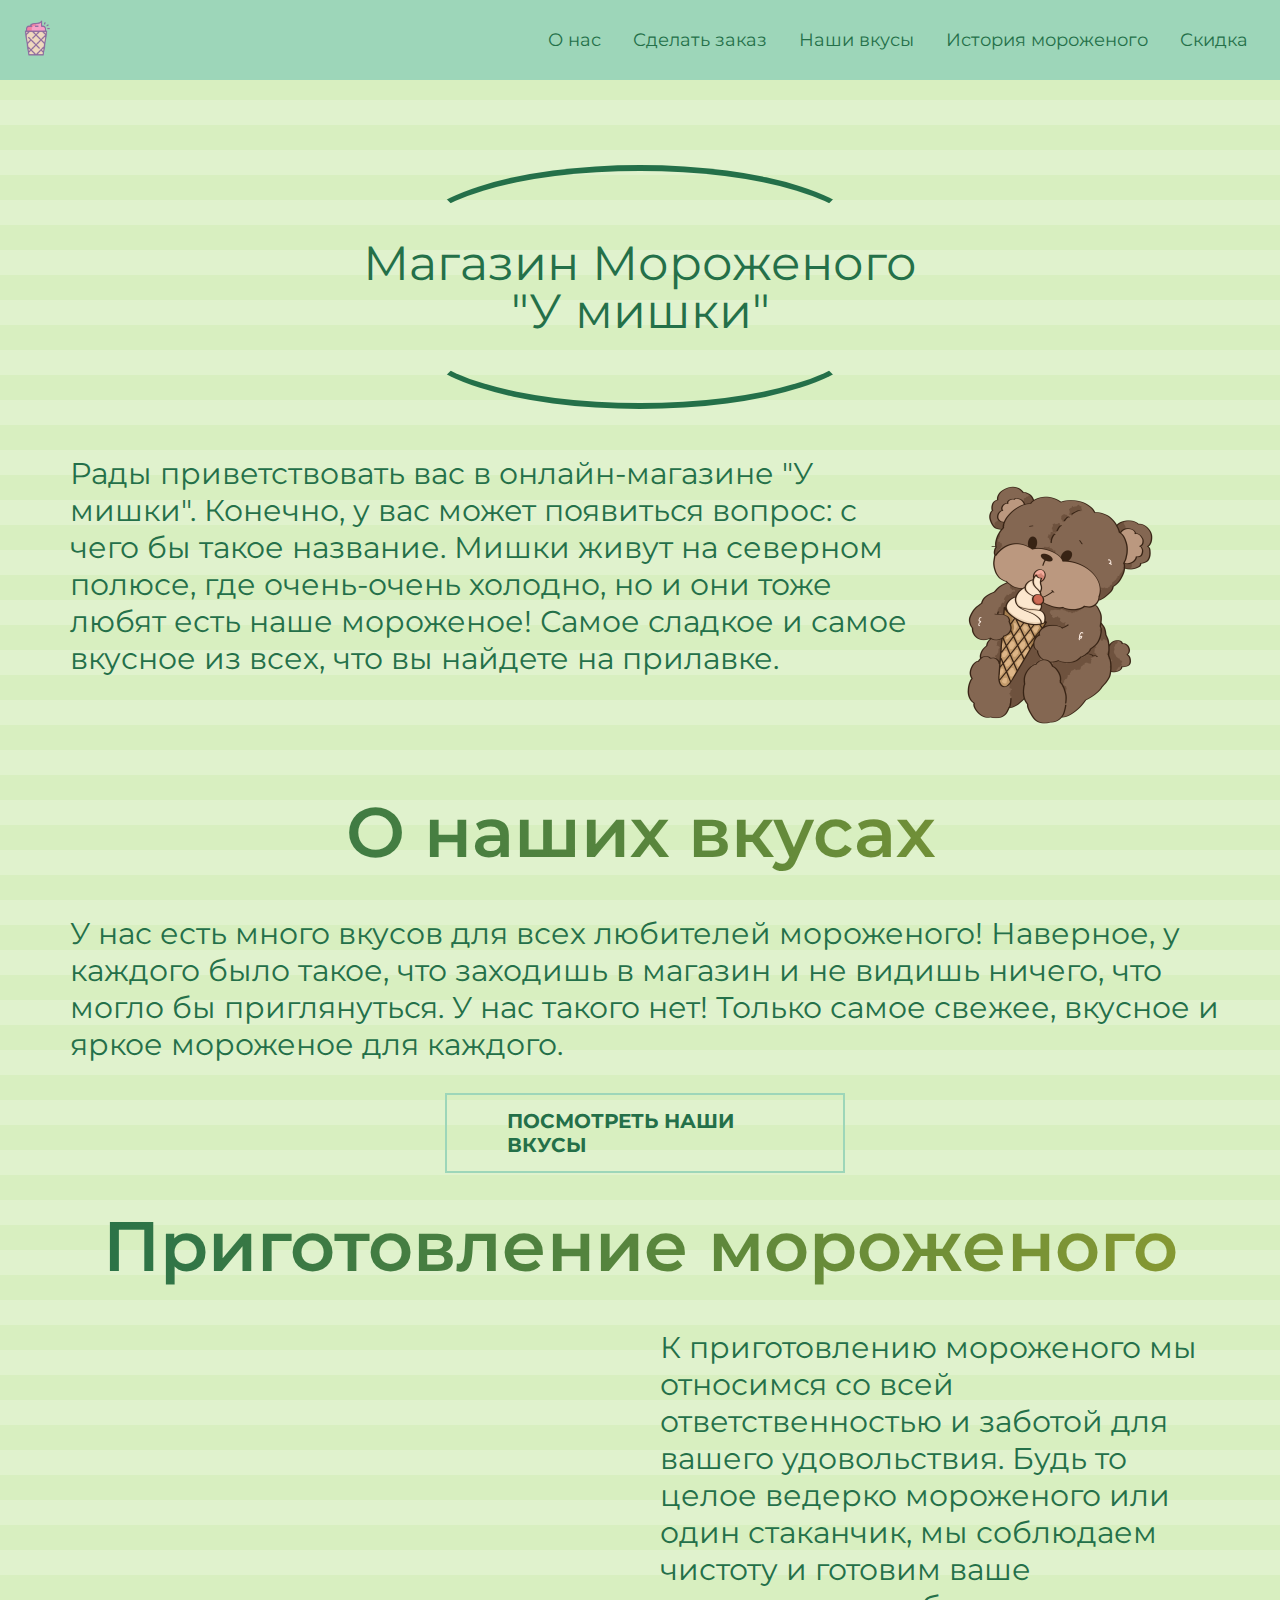
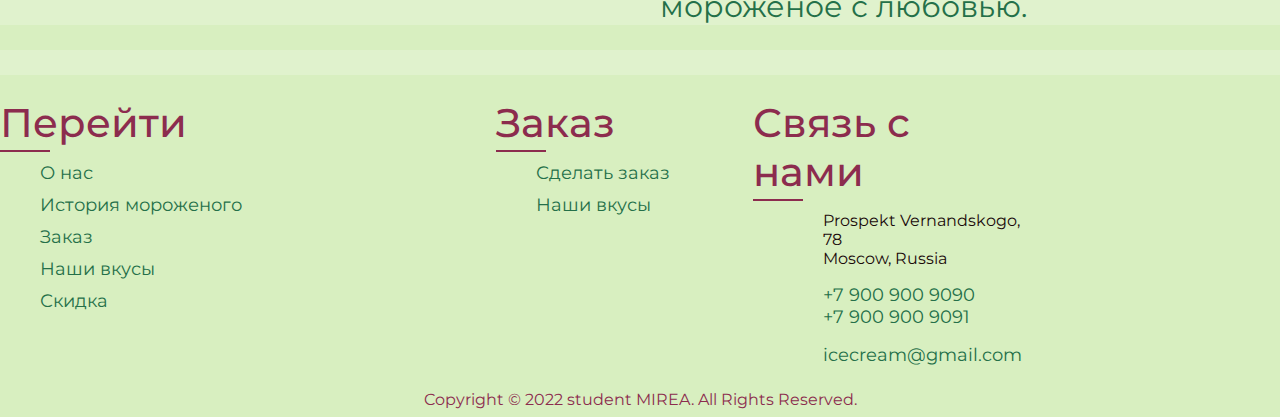
<file: index.html>
<!DOCTYPE html>
<html lang="ru">
<head>
    <meta charset="UTF-8">
    <meta http-equiv="X-UA-Compatible" content="IE=edge">
    <meta name="viewport" content="width=device-width, initial-scale=1.0">
    <title>Наше мороженое</title>
    <link rel="stylesheet" href="main.css" />
    <link href="https://fonts.googleapis.com/css2?family=Montserrat&display=swap" rel="stylesheet">
    <link rel="icon" type="image/png" href="imgs/favicon.png">
</head>
<body>
    <header>
        <!-- -->
        <!--Шапка-->
        <section class="top-nav">
        <div class="wrap-logo">
            <img id="logo" width="160px" src="imgs/favicon.png">
        </div>
        <input id="menu-toggle" type="checkbox" />
        <label class='menu-button-container' for="menu-toggle">
        <div class='menu-button'></div>
      </label>
            <ul class="menu">
            <li><a href="main.html">О нас</a></li>
            <li><a href="order.html">Сделать заказ</a></li>
            <li><a href="tastes.html">Наши вкусы</a></li>
            <li><a href="history.html">История мороженого</a></li>
            <li><a href="game.html">Скидка</a></li>
            </ul>
    </section>

    </header>
    <main>
        <div class="wrap_all">
        <div class="head_h1"> <h1>Магазин Мороженого <br>"У мишки"</h1></div>

        <div class="first_block">
        <div class="text">Рады приветствовать вас в онлайн-магазине "У мишки".
            Конечно, у вас может появиться вопрос: с чего бы такое название. 
            Мишки живут на северном полюсе, где очень-очень холодно, но и они тоже
            любят есть наше мороженое! Самое сладкое и самое вкусное из всех,
            что вы найдете на прилавке.
        </div>
        <div class="first_image"><img src="imgs/bear_icecream.png"></div>
    </div>
    <h2 class="head21">О наших вкусах</h2>
        <div class="second_block">
            <div class="text">У нас есть много вкусов для всех любителей мороженого!
                Наверное, у каждого было такое, что заходишь в магазин и не видишь ничего,
                что могло бы приглянуться. У нас такого нет! Только самое свежее, вкусное 
                и яркое мороженое для каждого.
            </div>
            <div><a href="tastes.html" class="btn1">Посмотреть наши вкусы</a></div>
        </div>
        <h2 class="head21">Приготовление мороженого</h2>
        <div class="third_block">
            <div class="video"><iframe src="https://www.youtube.com/embed/GceBGYTkFwQ" title="YouTube video player" frameborder="0" allow="accelerometer; autoplay; clipboard-write; encrypted-media; gyroscope; picture-in-picture" allowfullscreen></iframe></div>
        <div class="text">К приготовлению мороженого мы относимся со всей ответственностью и заботой
            для вашего удовольствия. Будь то целое ведерко мороженого или один стаканчик,
            мы соблюдаем чистоту и готовим ваше мороженое с любовью.
        </div>
        </div>
</div>
    </main>
</body>
<footer>
    <div class="container">
        
        <div class="sec quicklinks">
            <h2>Перейти</h2>
            <ul>
                <li><a href="main.html">О нас</a></li>
                <li><a href="history.html">История мороженого</a></li>
                <li><a href="order.html">Заказ</a></li>
                <li><a href="tastes.html">Наши вкусы</a></li>
                <li><a href="game.html">Скидка</a></li>
            </ul>
        </div>
        <div class="sec quicklinks">
            <h2>Заказ</h2>
            <ul>
                <li><a href="order.html">Сделать заказ</a></li>
                <li><a href="tastes.html">Наши вкусы</a></li>
            </ul>
        </div>
        <div class="sec contact">
            <h2>Связь с нами</h2>
            <ul class="info">
                <li>
                    <span><i class="fa fa-map-marker" aria-hidden="true"></i></span>
                    <span>Prospekt Vernandskogo, 78<br>
                        Moscow, Russia</span>
                </li>
                <li>
                    <span><i class="fa fa-phone" aria-hidden="true"></i></span>
                    <p><a href="tel:+79009009090">+7 900 900 9090</a><br>
                    <a href="tel:+79009009091">+7 900 900 9091</a></p>
                </li>
                <li>
                    <span><i class="fa fa-envelope" aria-hidden="true"></i></span>
                    <p><a href="mailto:icecream@gmail.com">icecream@gmail.com</a></p>
                </li>
            </ul>
        </div>
    </div>
   
    </footer>
    <div class="copyrightText">
        <p>Copyright © 2022 student MIREA. All Rights Reserved.</p>
    </div>
</html>
</file>
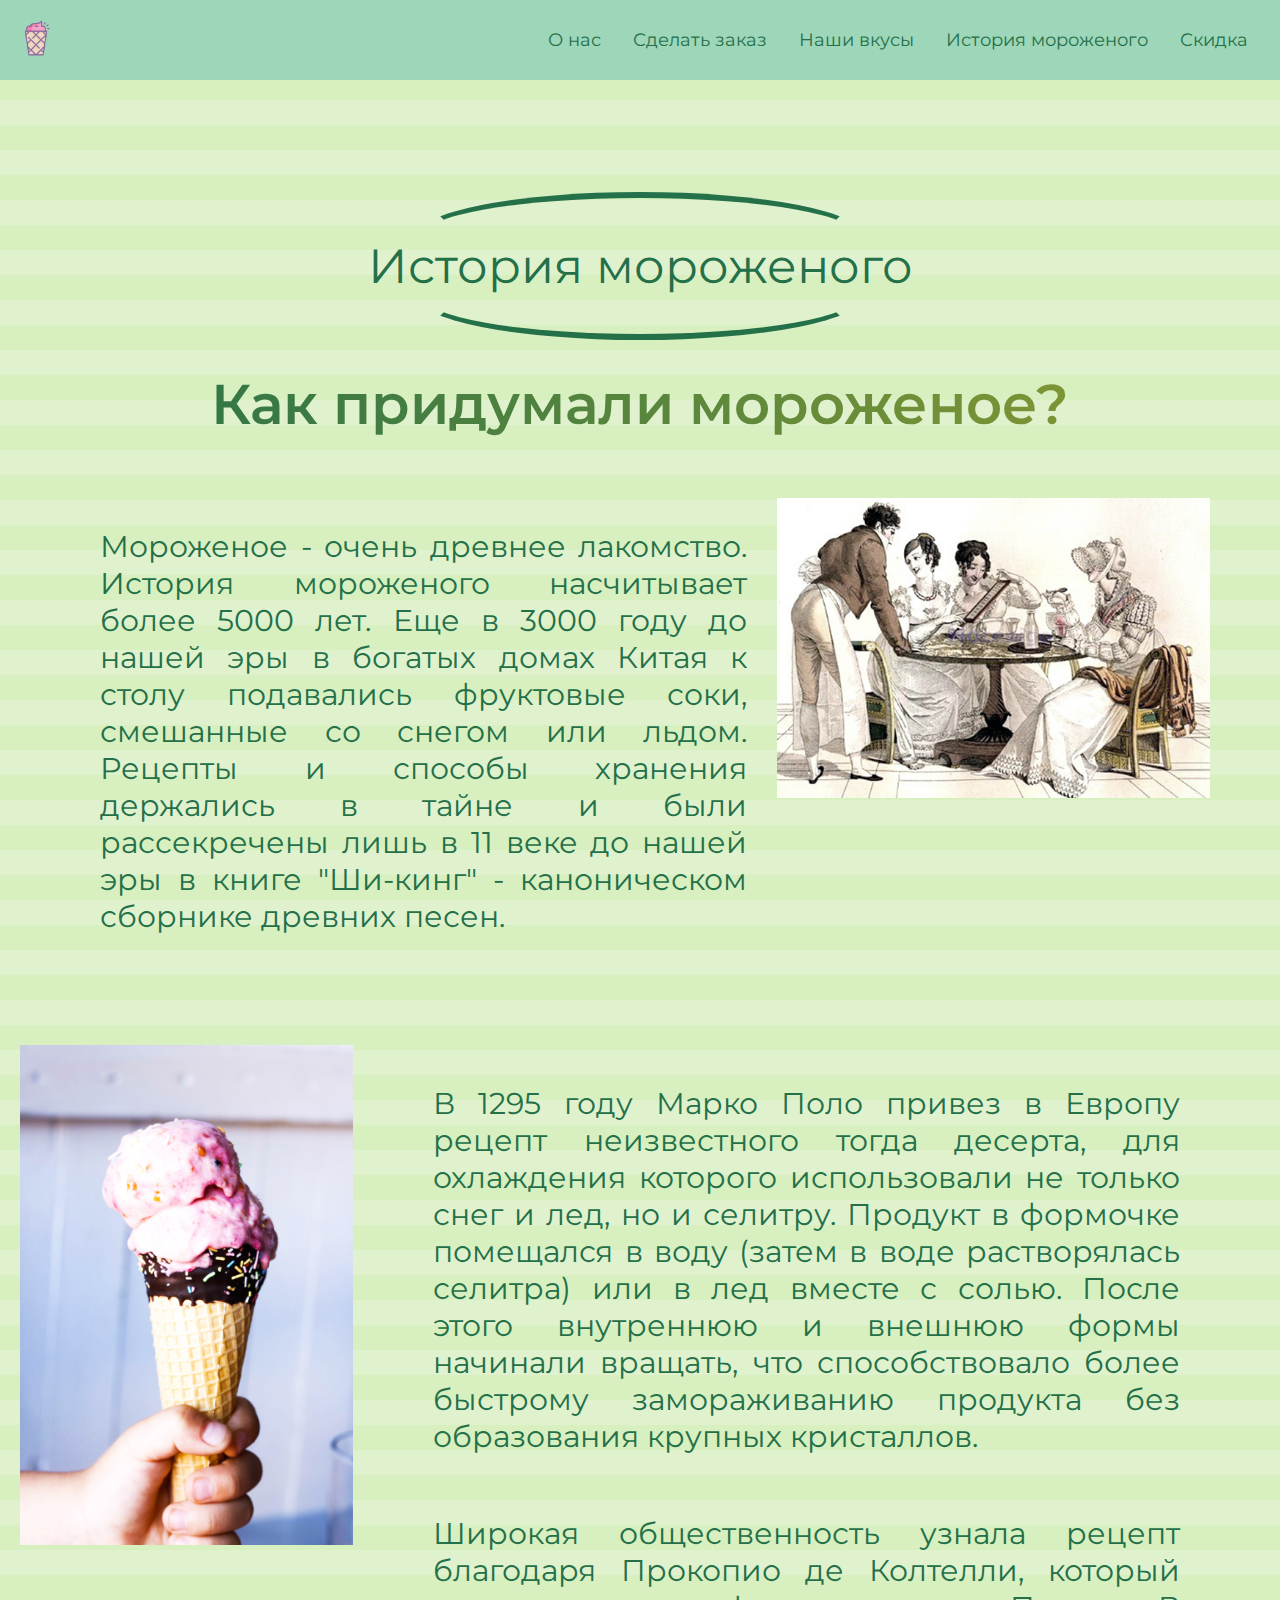
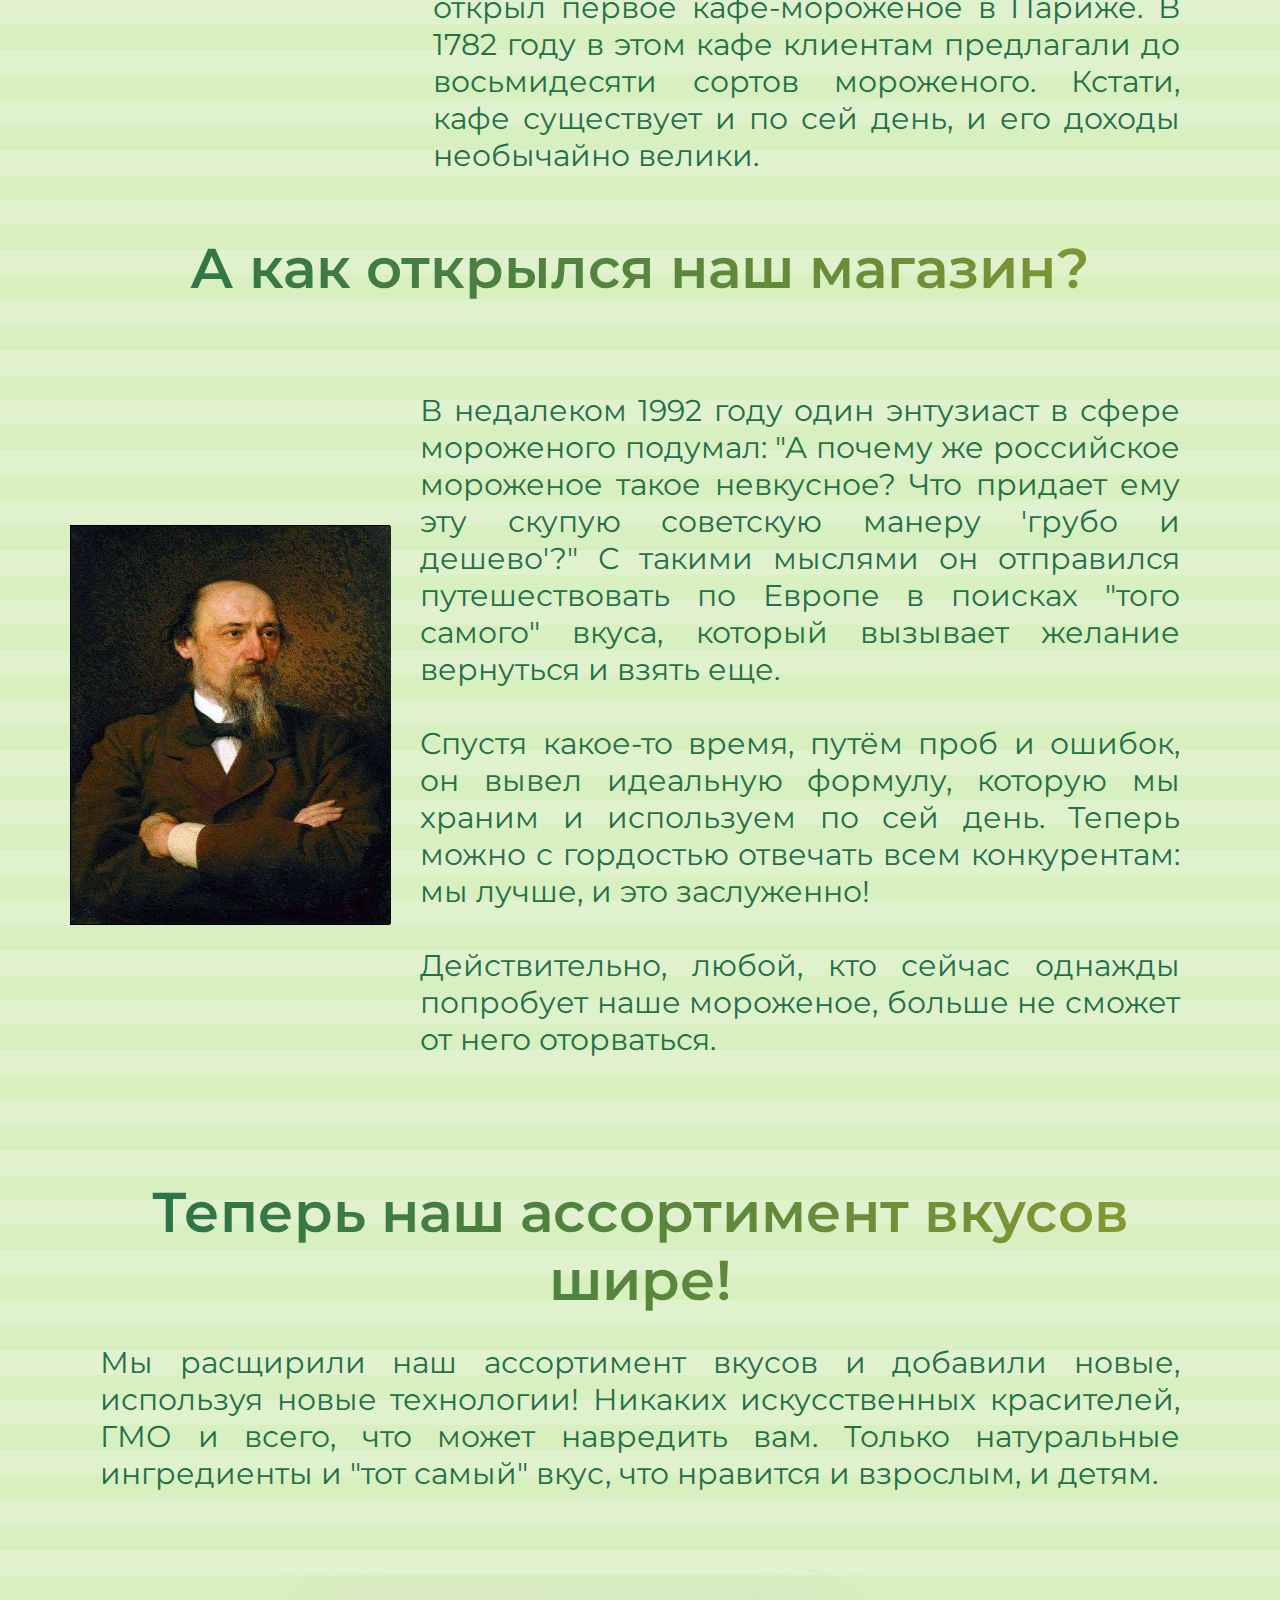
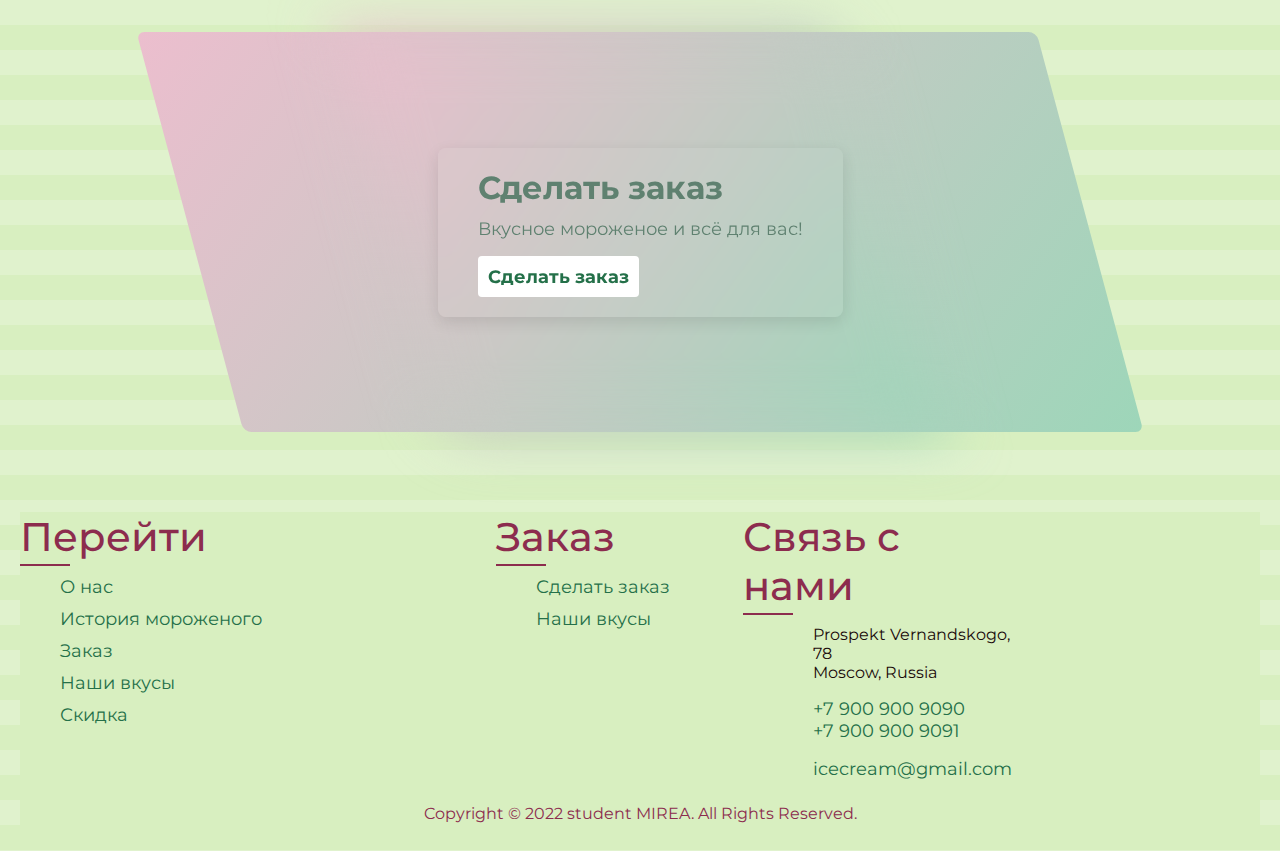
<file: history.html>
<!DOCTYPE html>
<html lang="ru">
<head>
    <meta charset="UTF-8">
    <meta http-equiv="X-UA-Compatible" content="IE=edge">
    <meta name="viewport" content="width=device-width, initial-scale=1.0">
    <title>История мороженого</title>
    <link rel="stylesheet" href="history.css" />
    <link href="https://fonts.googleapis.com/css2?family=Montserrat&display=swap" rel="stylesheet">
    <link rel="icon" type="image/png" href="imgs/favicon.png">
</head>
<body>
    <header>
        <!-- -->
        <!--Шапка-->
        <section class="top-nav">
        <div class="wrap-logo">
            <img id="logo" width="160px" src="imgs/favicon.png">
        </div>
        <input id="menu-toggle" type="checkbox" />
        <label class='menu-button-container' for="menu-toggle">
        <div class='menu-button'></div>
      </label>
            <ul class="menu">
            <li><a href="main.html">О нас</a></li>
            <li><a href="order.html">Сделать заказ</a></li>
            <li><a href="tastes.html">Наши вкусы</a></li>
            <li><a href="history.html">История мороженого</a></li>
            <li><a href="game.html">Скидка</a></li>
            </ul>
    </section>

    </header>
    <div class="head_h1"><h1>История мороженого</h1></div>
    <div class="wrap_all">
    <div class="head_h2">Как придумали мороженое?</div>
    <div class="first_section">
        <div class="text">Мороженое - очень древнее лакомство. История мороженого насчитывает более 5000 лет. Еще в 3000 году до нашей эры 
            в богатых домах Китая к столу подавались фруктовые соки, смешанные со снегом 
            или льдом. Рецепты и способы хранения держались в тайне и были рассекречены лишь 
            в 11 веке до нашей эры в книге "Ши-кинг" - каноническом сборнике древних песен.</div>
            <div class="image"><img src="imgs/icecream_history.jpg"></div>
    </div>
    <div class="secwithimage">
        <img src="imgs/11.jpg">
    <div class="second_section">
    <div class="text">В 1295 году Марко Поло привез в Европу рецепт неизвестного тогда десерта, для охлаждения которого 
        использовали не только снег и лед, но и селитру. Продукт в формочке помещался в воду (затем в воде растворялась селитра) 
        или в лед вместе с солью. После этого внутреннюю и внешнюю формы начинали вращать, что способствовало более быстрому замораживанию 
        продукта без образования крупных кристаллов.</div>
    
    <div class="text">Широкая общественность узнала рецепт благодаря Прокопио де Колтелли, который открыл первое кафе-мороженое в Париже. 
        В 1782 году в этом кафе клиентам предлагали до восьмидесяти сортов мороженого. Кстати, кафе существует и по сей день, и его доходы 
        необычайно велики.</div>
    </div>
    
</div>
<div class="head_h2">А как открылся наш магазин?</div>
<div class="third_section">
    <div class="card">
        
          <img src="imgs/maker.jpg" class="card-img-top" alt="...">
          <div class="card-body">
            <h5 class="card-title">Хозяин "У мишки", Сергей Воробьев</h5>
          </div>
        
      </div>
<div class="text">В недалеком 1992 году один энтузиаст в сфере мороженого подумал:
    "А почему же российское мороженое такое невкусное? Что придает ему эту скупую 
    советскую манеру 'грубо и дешево'?" С такими мыслями он отправился путешествовать
    по Европе в поисках "того самого" вкуса, который вызывает желание вернуться и 
    взять еще. 
    <br><br>
    Спустя какое-то время, путём проб и ошибок, он вывел идеальную формулу, которую
    мы храним и используем по сей день. Теперь можно с гордостью отвечать всем 
    конкурентам: мы лучше, и это заслуженно!
    <br><br>
    Действительно, любой, кто сейчас однажды попробует наше мороженое, больше 
    не сможет от него оторваться.
</div>
</div>
<div class="fourth_section">
<div class="head_h2">Теперь наш ассортимент вкусов шире!</div>
<div class="text"> Мы расщирили наш ассортимент вкусов и добавили новые, 
    используя новые технологии! Никаких искусственных красителей, ГМО и всего, что 
    может навредить вам. Только натуральные ингредиенты и "тот самый" вкус, что
     нравится и взрослым, и детям.
</div>
</div>
<div class="container_button">
    <div class="box">
      <span></span>
      <div class="content">
        <h2>Сделать заказ</h2>
        <p>Вкусное мороженое и всё для вас!</p>
        <a href="order.html">Сделать заказ</a>
      </div>
    </div>
    </div>
    
    </body>
    <footer>
        <div class="container">
            
            <div class="sec quicklinks">
                <h2>Перейти</h2>
                <ul>
                    <li><a href="main.html">О нас</a></li>
                    <li><a href="history.html">История мороженого</a></li>
                    <li><a href="order.html">Заказ</a></li>
                    <li><a href="tastes.html">Наши вкусы</a></li>
                    <li><a href="game.html">Скидка</a></li>
                </ul>
            </div>
            <div class="sec quicklinks">
                <h2>Заказ</h2>
                <ul>
                    <li><a href="order.html">Сделать заказ</a></li>
                    <li><a href="tastes.html">Наши вкусы</a></li>
                </ul>
            </div>
            <div class="sec contact">
                <h2>Связь с нами</h2>
                <ul class="info">
                    <li>
                        <span><i class="fa fa-map-marker" aria-hidden="true"></i></span>
                        <span>Prospekt Vernandskogo, 78<br>
                            Moscow, Russia</span>
                    </li>
                    <li>
                        <span><i class="fa fa-phone" aria-hidden="true"></i></span>
                        <p><a href="tel:+79009009090">+7 900 900 9090</a><br>
                        <a href="tel:+79009009091">+7 900 900 9091</a></p>
                    </li>
                    <li>
                        <span><i class="fa fa-envelope" aria-hidden="true"></i></span>
                        <p><a href="mailto:icecream@gmail.com">icecream@gmail.com</a></p>
                    </li>
                </ul>
            </div>
        </div>
       
        </footer>
        <div class="copyrightText">
            <p>Copyright © 2022 student MIREA. All Rights Reserved.</p>
        </div>
    </html>
</file>
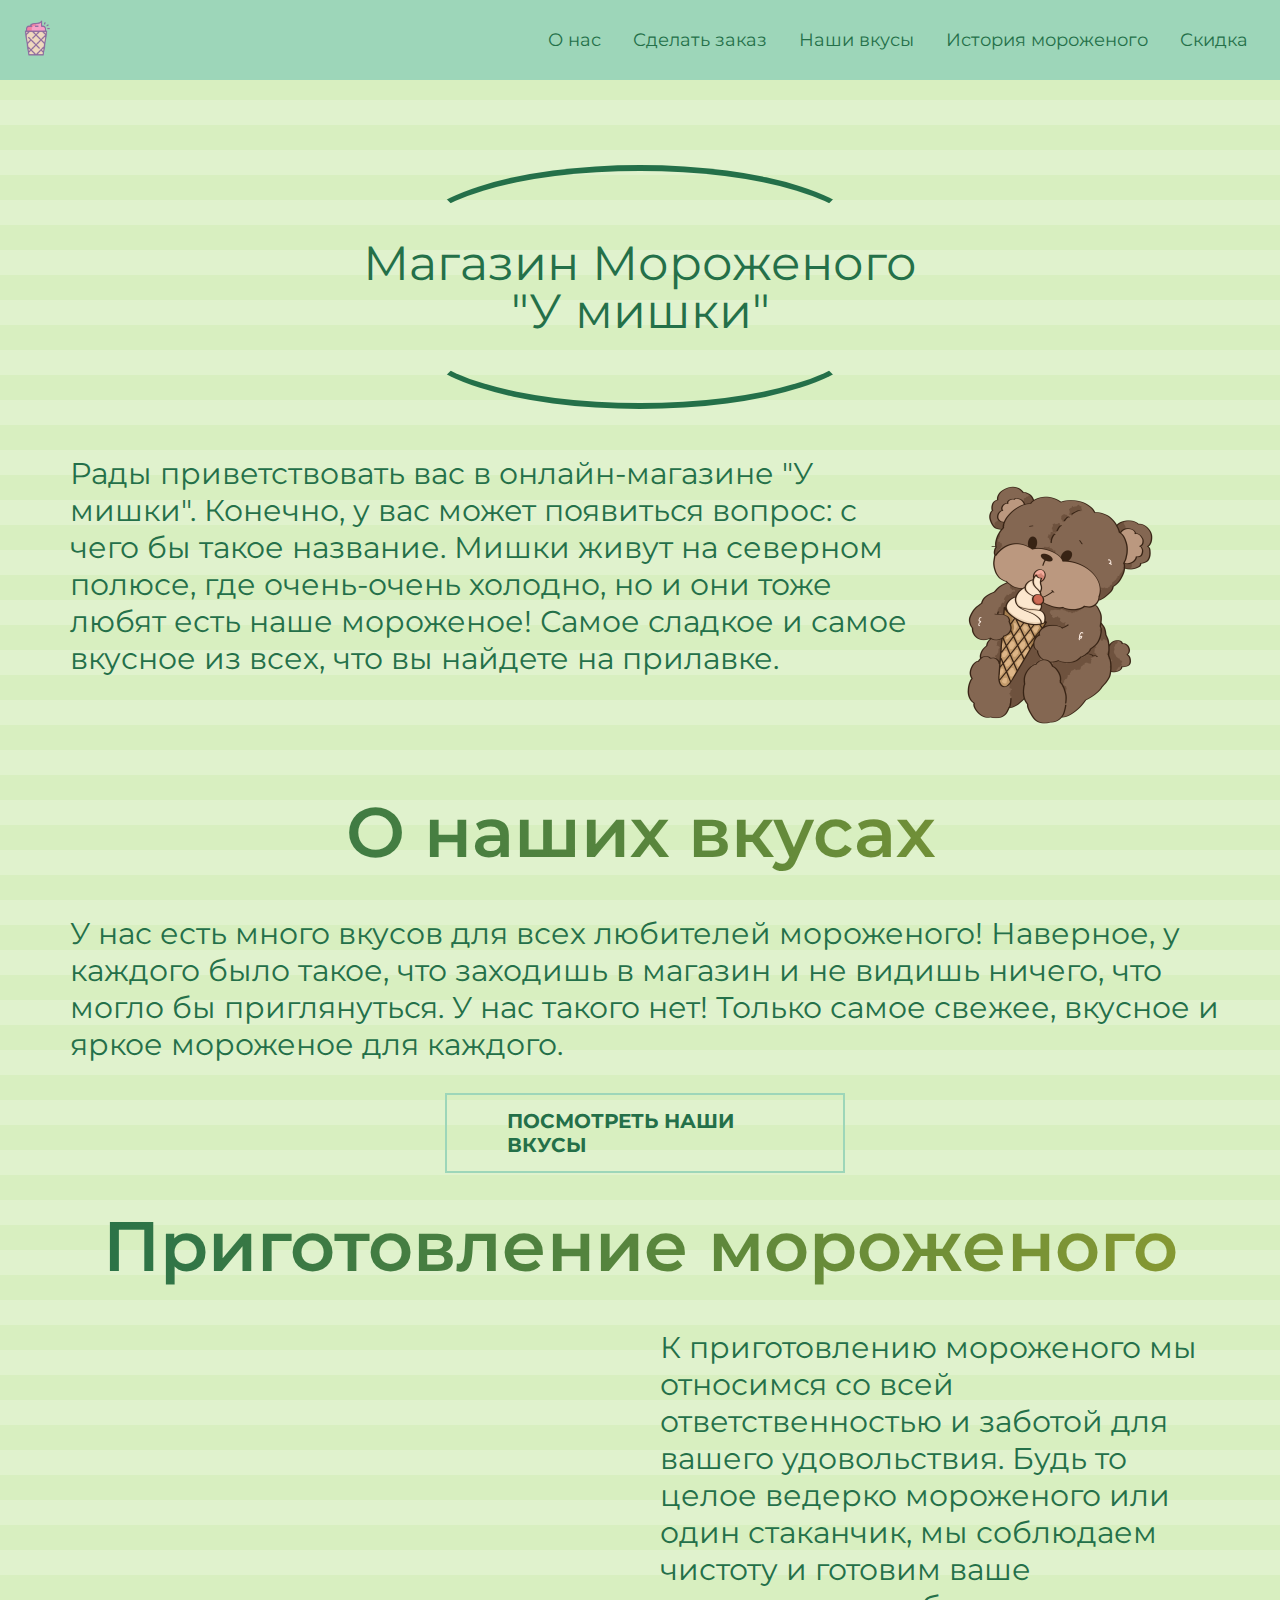
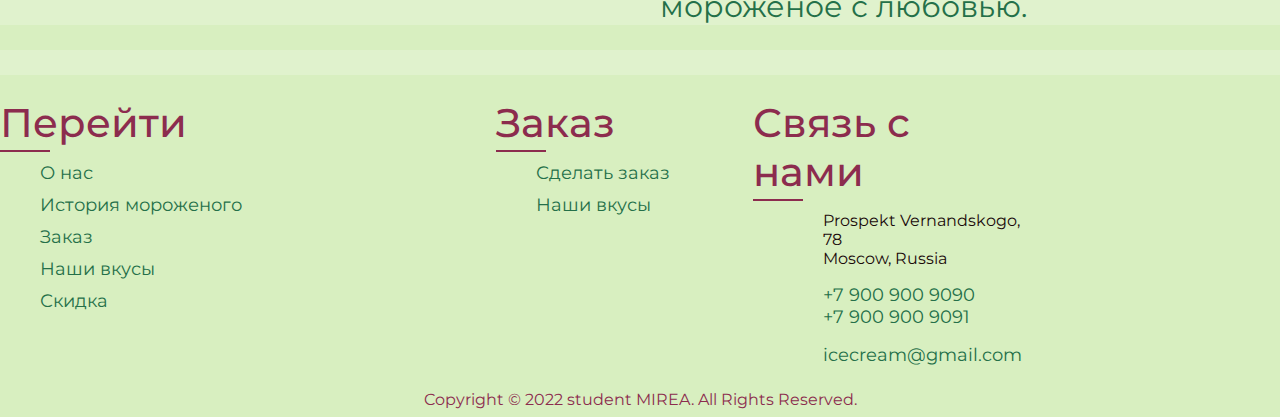
<file: main.html>
<!DOCTYPE html>
<html lang="ru">
<head>
    <meta charset="UTF-8">
    <meta http-equiv="X-UA-Compatible" content="IE=edge">
    <meta name="viewport" content="width=device-width, initial-scale=1.0">
    <title>Наше мороженое</title>
    <link rel="stylesheet" href="main.css" />
    <link href="https://fonts.googleapis.com/css2?family=Montserrat&display=swap" rel="stylesheet">
    <link rel="icon" type="image/png" href="imgs/favicon.png">
</head>
<body>
    <header>
        <!-- -->
        <!--Шапка-->
        <section class="top-nav">
        <div class="wrap-logo">
            <img id="logo" width="160px" src="imgs/favicon.png">
        </div>
        <input id="menu-toggle" type="checkbox" />
        <label class='menu-button-container' for="menu-toggle">
        <div class='menu-button'></div>
      </label>
            <ul class="menu">
            <li><a href="main.html">О нас</a></li>
            <li><a href="order.html">Сделать заказ</a></li>
            <li><a href="tastes.html">Наши вкусы</a></li>
            <li><a href="history.html">История мороженого</a></li>
            <li><a href="game.html">Скидка</a></li>
            </ul>
    </section>

    </header>
    <main>
        <div class="wrap_all">
        <div class="head_h1"> <h1>Магазин Мороженого <br>"У мишки"</h1></div>

        <div class="first_block">
        <div class="text">Рады приветствовать вас в онлайн-магазине "У мишки".
            Конечно, у вас может появиться вопрос: с чего бы такое название. 
            Мишки живут на северном полюсе, где очень-очень холодно, но и они тоже
            любят есть наше мороженое! Самое сладкое и самое вкусное из всех,
            что вы найдете на прилавке.
        </div>
        <div class="first_image"><img src="imgs/bear_icecream.png"></div>
    </div>
    <h2 class="head21">О наших вкусах</h2>
        <div class="second_block">
            <div class="text">У нас есть много вкусов для всех любителей мороженого!
                Наверное, у каждого было такое, что заходишь в магазин и не видишь ничего,
                что могло бы приглянуться. У нас такого нет! Только самое свежее, вкусное 
                и яркое мороженое для каждого.
            </div>
            <div class="button"><a href="tastes.html" class="btn1">Посмотреть наши вкусы</a></div>
        </div>
        <h2 class="head21">Приготовление мороженого</h2>
        <div class="third_block">
            <div class="video"><iframe src="https://www.youtube.com/embed/GceBGYTkFwQ" title="YouTube video player" frameborder="0" allow="accelerometer; autoplay; clipboard-write; encrypted-media; gyroscope; picture-in-picture" allowfullscreen></iframe></div>
        <div class="text">К приготовлению мороженого мы относимся со всей ответственностью и заботой
            для вашего удовольствия. Будь то целое ведерко мороженого или один стаканчик,
            мы соблюдаем чистоту и готовим ваше мороженое с любовью.
        </div>
        </div>
</div>
    </main>
</body>
<footer>
    <div class="container">
        
        <div class="sec quicklinks">
            <h2>Перейти</h2>
            <ul>
                <li><a href="main.html">О нас</a></li>
                <li><a href="history.html">История мороженого</a></li>
                <li><a href="order.html">Заказ</a></li>
                <li><a href="tastes.html">Наши вкусы</a></li>
                <li><a href="game.html">Скидка</a></li>
            </ul>
        </div>
        <div class="sec quicklinks">
            <h2>Заказ</h2>
            <ul>
                <li><a href="order.html">Сделать заказ</a></li>
                <li><a href="tastes.html">Наши вкусы</a></li>
            </ul>
        </div>
        <div class="sec contact">
            <h2>Связь с нами</h2>
            <ul class="info">
                <li>
                    <span><i class="fa fa-map-marker" aria-hidden="true"></i></span>
                    <span>Prospekt Vernandskogo, 78<br>
                        Moscow, Russia</span>
                </li>
                <li>
                    <span><i class="fa fa-phone" aria-hidden="true"></i></span>
                    <p><a href="tel:+79009009090">+7 900 900 9090</a><br>
                    <a href="tel:+79009009091">+7 900 900 9091</a></p>
                </li>
                <li>
                    <span><i class="fa fa-envelope" aria-hidden="true"></i></span>
                    <p><a href="mailto:icecream@gmail.com">icecream@gmail.com</a></p>
                </li>
            </ul>
        </div>
    </div>
   
    </footer>
    <div class="copyrightText">
        <p>Copyright © 2022 student MIREA. All Rights Reserved.</p>
    </div>
</html>
</file>
<file: main.css>
/*общие свойства*/
* {
  box-sizing: border-box;
  margin: 0;
  font-family: 'Montserrat';
  background-size: 50px 50px;
}
/*лого в хэдере*/
header img{
    height: 40px;
    width: 40px;
}
/* свойства для общей части хэдера*/
.top-nav {
  display: flex;
  flex-direction: row;
  align-items: center;
  justify-content: space-between;
  background-color: #9DD6B9;
  /* W3C, IE 10+/ Edge, Firefox 16+, Chrome 26+, Opera 12+, Safari 7+ */
  color: #FFF;
  height: 80px;
  padding: 1em;
}
/*свойства для списка хэдера*/
.menu {
  display: flex;
  flex-direction: row;
  list-style-type: none;
  margin: 0;
  padding: 0;
}
/*элементы списка*/
.menu > li {
  margin: 0 1rem;
  overflow: hidden;
}
/*настройки для кнопки бургера при горизонтальном формате*/
.menu-button-container {
  display: none;
  height: 100%;
  width: 30px;
  cursor: pointer;
  flex-direction: column;
  justify-content: center;
  align-items: center;
  visibility: hidden;
}

#menu-toggle {
  display: none;
}
/*три черточки бургера*/
.menu-button,
.menu-button::before,
.menu-button::after {
  display: block;
  background-color: #fff;
  position: absolute;
  height: 4px;
  width: 30px;
  transition: transform 400ms cubic-bezier(0.23, 1, 0.32, 1);
  border-radius: 2px;
}

.menu-button::before {
  content: '';
  margin-top: -8px;
}

.menu-button::after {
  content: '';
  margin-top: 8px;
}
/*анимация бургера*/
#menu-toggle:checked + .menu-button-container .menu-button::before {
  margin-top: 0px;
  transform: rotate(405deg);
}

#menu-toggle:checked + .menu-button-container .menu-button {
  background: #9DD6B9;
}

/*анимация убирания бургера*/
#menu-toggle:checked + .menu-button-container .menu-button::after {
  margin-top: 0px;
  transform: rotate(-405deg);
}
a{text-decoration : none;
  color: #247049;
  font-size: large;}

/*для портретного отображения*/
@media screen and (max-width:600px){
  /*появляется кнопка*/
  .menu-button-container {
      display: flex;
      visibility: visible;
    }
    /*меняется позиция меню*/
    .menu {
      position: absolute;
      top: 0;
      margin-top: 60px;
      left: 0;
      flex-direction: column;
      width: 100%;
      justify-content: center;
      align-items: center;
      z-index: 1;
    }
    /*выдвигается список*/
    #menu-toggle ~ .menu li {
      height: 0;
      margin: 0;
      padding: 0;
      border: 0;
      transition: height 400ms cubic-bezier(0.23, 1, 0.32, 1);
    }
    #menu-toggle:checked ~ .menu li {
      border: 1px solid #9DD6B9;
      height: 2.5em;
      padding: 0.5em;
      transition: height 400ms cubic-bezier(0.23, 1, 0.32, 1);
    }
    .menu > li {
      display: flex;
      justify-content: center;
      margin: 0;
      padding: 0.5em 0;
      width: 100%;
      color: #D8EFC0;
      background-color: #D8EFC0;
    }
    .menu > li:not(:last-child) {
      border-bottom: 1px solid #9DD6B9;
    }
    a{
      color: #247049;
    }
  
}
body{
  margin-top: 0;
  background-color: #D8EFC0;
  background-image: -webkit-linear-gradient(rgba(255, 255, 255, .2) 50%, transparent 50%, transparent);
  background-image: -moz-linear-gradient(rgba(255, 255, 255, .2) 50%, transparent 50%, transparent);
  background-image: linear-gradient(rgba(255, 255, 255, .2) 50%, transparent 50%, transparent);

}
.wrap_all{
  margin: 20px;
  }

.head_h1{
  padding: 50px 20px;
  text-align: center;
  margin: auto;
  margin-top: 8%;
}
.head_h1 h1{
  position: relative;
  color: #247049;
  font-size: 3em;
  font-weight: normal;
  line-height: 1;
  padding: 10px 0;
  margin: 0;
  display: inline-block;
}
.head_h1 h1:before {
  content: ""; 
  position: absolute;
  top: 50%;
  left: 50%;
  transform: translate(-50%,-50%);
  width: 80%;
  height: 200%;
  border-radius: 50%/30%;
  border: 6px solid #247049;
  border-left-color: transparent;
  border-right-color: transparent;
}
@media (max-width: 600px) {
  .head_h1 h1 {font-size: 2em;
    margin-top: 8%;}
  
}
.first_block{
  padding: 60px 50px 30px 50px;
  display: flex;
}
.text {
  font-size: 30px;
  color: #247049;
}
.first_block img{
  height: 300px;
}
@media screen and (max-width: 600px) {
  .first_block{
    flex-direction: column;
  }
  .text{
    font-size: 20px;
  }
}

.wrap_all h2 {
  font-size: 70px;
  font-weight: 600;
  background: linear-gradient(to left, #8C9B31, #247049) no-repeat;
  color: transparent;
  background-clip: text;
  -webkit-background-clip: text;
  text-align: center;
}


.second_block{
  padding: 40px 40px 30px 50px;
  display: flex;
  flex-direction: column;
}

.btn1{
  margin-left: auto;
  margin-right: auto;
  margin-top: 30px;
  width:400px;
  position: relative;
  display: block;
  color: #247049;
  font-size: 20px;
  font-family: "montserrat";
  text-decoration: none;
  border: 2px solid #9DD6B9;
  padding: 14px 60px;
  text-transform: uppercase;
  overflow: hidden;
  transition: 1s all ease;
  font-weight: bold;
}
.btn1::before{
  background: #9DD6B9;
  content: "";
  position: absolute;
  top: 50%;
  left: 50%;
  transform: translate(-50%,-50%);
  z-index: -1;
  transition: all 0.6s ease;
}
.btn1::before{
  width: 120%;
  height: 0%;
  transform: translate(-50%,-50%) rotate(45deg);
}
.btn1:hover::before{
  height: 380%;
}

.third_block{
  padding: 40px 40px 30px 50px;
  display: flex;
}
.video {
  display: block;
  width: 100%;
  text-align: center;
  margin-right: 30px;
  }
  .video iframe{
    width: 560px;
    height: 315px;
  }
  @media screen and (max-width: 600px)  {
    .third_block{
      flex-direction: column;
    }
    .video iframe{
      width: 250px;
      height: 115px;
    }
    .wrap_all h2{
      font-size: 28px;
    }
    .btn1 {
      margin-top: 40px;
      padding: .75rem 3rem;
      font-size: 1rem;
      width: 80%;
    }
  }
  footer{
    position: relative;
    width: 100%;
    height: auto;
    padding: 50px 100x;
    background-color: #D8EFC0
    ;
}
footer .container
{
    width: 100%;
    display: grid;
    grid-template-columns: 2fr 1fr 1fr 1fr;
    grid-gap: 20px;
}

footer .container .sec h2{
    font-size: 40px;
    position: relative;
    color: #8C2C4E;
    font-weight: 500;
    margin-bottom: 15px;
}

footer .container .sec h2::before{
    content: '';
    position: absolute;
    bottom: -5px;
    left: 0;
    width: 50px;
    height: 2px;
    background: #8C2C4E;
}

footer .container .sec p{
    color: #fff;
}


.quicklinks{
    position: relative;
}
.quicklinks li{
    list-style: none;
}
.quicklinks li a{
    color: #247049;
    text-decoration: none;
    margin-bottom: 10px;
    display: inline-block;
}
.quicklinks li a:hover{
    color: #8C2C4E;
}
.info{
    position: relative;
}
.info li{
    display: grid;
    grid-template-columns: 30px 1fr;
    margin-bottom: 16px;
}
.info li span:nth-child(1){
    color:rgb(82, 27, 73);
    font-size: 20px;
}
.info li span{
    color: rgb(26, 10, 10);
}
.info a{
    color: #247049;
    text-decoration: none;
}
.info a:hover{
    color: #8C2C4E;
}
.copyrightText{
    width: 100%;
    background-color: #D8EFC0;
    padding: 8px 100px;
    text-align: center;
    color: #8C2C4E;
}

@media (max-width:991px){
    footer{
        padding: 40px;
    }
    footer .container{
        grid-template-columns: repeat(2,1fr);
    }
    .copyrightText{
        
        padding: 8px 40px;
        
    }
}
@media (max-width:768px){
    footer .container{
        grid-template-columns: repeat(1,1fr);
    }
}
</file>
<file: history.css>
/*общие свойства*/
* {
    box-sizing: border-box;
    margin: 0;
    font-family: 'Montserrat';
    background-size: 50px 50px;
  }
  /*лого в хэдере*/
  header img{
      height: 40px;
      width: 40px;
  }
  /* свойства для общей части хэдера*/
  .top-nav {
    display: flex;
    flex-direction: row;
    align-items: center;
    justify-content: space-between;
    background-color: #9DD6B9;
    /* W3C, IE 10+/ Edge, Firefox 16+, Chrome 26+, Opera 12+, Safari 7+ */
    color: #FFF;
    height: 80px;
    padding: 1em;
  }
  /*свойства для списка хэдера*/
  .menu {
    display: flex;
    flex-direction: row;
    list-style-type: none;
    margin: 0;
    padding: 0;
  }
  /*элементы списка*/
  .menu > li {
    margin: 0 1rem;
    overflow: hidden;
  }
  /*настройки для кнопки бургера при горизонтальном формате*/
  .menu-button-container {
    display: none;
    height: 100%;
    width: 30px;
    cursor: pointer;
    flex-direction: column;
    justify-content: center;
    align-items: center;
    visibility: hidden;
  }
  
  #menu-toggle {
    display: none;
  }
  /*три черточки бургера*/
  .menu-button,
  .menu-button::before,
  .menu-button::after {
    display: block;
    background-color: #fff;
    position: absolute;
    height: 4px;
    width: 30px;
    transition: transform 400ms cubic-bezier(0.23, 1, 0.32, 1);
    border-radius: 2px;
  }
  
  .menu-button::before {
    content: '';
    margin-top: -8px;
  }
  
  .menu-button::after {
    content: '';
    margin-top: 8px;
  }
  /*анимация бургера*/
  #menu-toggle:checked + .menu-button-container .menu-button::before {
    margin-top: 0px;
    transform: rotate(405deg);
  }
  
  #menu-toggle:checked + .menu-button-container .menu-button {
    background: #9DD6B9;
  }
  
  /*анимация убирания бургера*/
  #menu-toggle:checked + .menu-button-container .menu-button::after {
    margin-top: 0px;
    transform: rotate(-405deg);
  }
  a{text-decoration : none;
    color: #247049;
    font-size: large;}
  
  /*для портретного отображения*/
  @media screen and (max-width:600px){
    /*появляется кнопка*/
    .menu-button-container {
        display: flex;
        visibility: visible;
      }
      /*меняется позиция меню*/
      .menu {
        position: absolute;
        top: 0;
        margin-top: 60px;
        left: 0;
        flex-direction: column;
        width: 100%;
        justify-content: center;
        align-items: center;
        z-index: 1;
      }
      /*выдвигается список*/
      #menu-toggle ~ .menu li {
        height: 0;
        margin: 0;
        padding: 0;
        border: 0;
        transition: height 400ms cubic-bezier(0.23, 1, 0.32, 1);
      }
      #menu-toggle:checked ~ .menu li {
        border: 1px solid #9DD6B9;
        height: 2.5em;
        padding: 0.5em;
        transition: height 400ms cubic-bezier(0.23, 1, 0.32, 1);
      }
      .menu > li {
        display: flex;
        justify-content: center;
        margin: 0;
        padding: 0.5em 0;
        width: 100%;
        color: #D8EFC0;
        background-color: #D8EFC0;
      }
      .menu > li:not(:last-child) {
        border-bottom: 1px solid #9DD6B9;
      }
      a{
        color: #247049;
      }
    
  }
  body{
    margin-top: 0;
    background-color: #D8EFC0;
    background-image: -webkit-linear-gradient(rgba(255, 255, 255, .2) 50%, transparent 50%, transparent);
    background-image: -moz-linear-gradient(rgba(255, 255, 255, .2) 50%, transparent 50%, transparent);
    background-image: linear-gradient(rgba(255, 255, 255, .2) 50%, transparent 50%, transparent);
  }
  .wrap_all{
    margin: 20px;
    }
  .head_h1{
    padding: 50px 20px;
    text-align: center;
    margin: auto;
    margin-top: 8%;
  }
  .head_h1 h1{
    position: relative;
    color: #247049;
    font-size: 3em;
    font-weight: normal;
    line-height: 1;
    padding: 10px 0;
    margin: 0;
    display: inline-block;
  }
  .head_h1 h1:before {
    content: ""; 
    position: absolute;
    top: 50%;
    left: 50%;
    transform: translate(-50%,-50%);
    width: 80%;
    height: 200%;
    border-radius: 50%/30%;
    border: 6px solid #247049;
    border-left-color: transparent;
    border-right-color: transparent;
  }
  @media screen and (max-width: 600px) {
    .head_h1 h1 {font-size: 2em;
      margin-top: 8%;}
    
  }
  .head_h2{
    font-size: 56px;
  font-weight: 600;
  background: linear-gradient(to left, #8C9B31, #247049) no-repeat;
  color: transparent;
  background-clip: text;
  -webkit-background-clip: text;
  text-align: center;
  }

  .first_section{
    padding: 60px 50px 30px 50px;
    display: flex;
  }
  .text {
    text-align: justify;
    font-size: 30px;
    color: #247049;
    margin: 30px;
  }
  .first_section img{
    height: 300px;
  }
  @media  screen and (max-width: 600px) {
    .first_section{
        flex-direction: column;
        padding: 0;
    }
    .first_section img {
        max-width: 100%;
        max-height: 100%;
    }
    .image{
      width: 320px;
    }
    
  }
  .second_section{
    padding: 60px 50px 30px 50px;
    display: flex;
    flex-direction: column;
  }
  .secwithimage{
    display: flex;
  }
  .secwithimage img {
    margin-top: 50px;
    height:500px;
  }
  .third_section{
    padding: 60px 50px 30px 50px;
    display: flex;
  }
  .card  {
    display: inline-block;
    width: 320px;
    height: 400px;
    border: 1px solid #000;
    position: relative;
    margin: auto;
  }
  
  .card  img {
    width: 320px;
    max-height: 100%;
  }
  
  .card  .card-body {
    position: absolute;
    top: 0;
    left: 0;
    bottom: 0;
    right: 0;
    transition-duration: 0.5s;
    justify-content: center;
    align-items: center;
    display: flex;
    opacity: 0;
    background-color: RGBA(36, 112, 73, 0.5);
    color: #fff;
  }
  
  .card:hover .card-body {
    opacity: 1;
  }
  .fourth_section{
    padding: 60px 50px 30px 50px;
  }
  @media  screen and (max-width: 600px) {
    .card img {
      max-width: 100%;
      max-height: 100%;
    }
    .card{
      width: 320px;
      margin: 0;
      margin-top: 20px;
      
    }
    .card-body{
      width: 320px;
      padding: 20px;
    }
    .head_h2 {
      font-size: 26px;
    }
    .first_section .image {
      margin-top: 20px;
    }
    .secwithimage {
      margin-top: 20px;  
      flex-direction: column;
    }
    .second_section{
      padding: 0;
    }
    .secwithimage img{
        width: fit-content;
        margin: auto;
    }
    .third_section{
        flex-direction: column;
        padding: 0;
    }
    .text{
      font-size: 17px;
      margin: 0;
      margin-top: 20px;
    }
    .fourth_section{
      padding: 0;
      margin-top: 20px;
    }
    .container_button{
      width: 250px;
    }
  }
  .container_button
{
  display: flex;
  justify-content: center;
  align-items: center;
  flex-wrap: wrap;
  padding: 40px 0;
}

.container_button .box
{
  position: relative;
  width: 1000px;
  height: 400px;
  display: flex;
  justify-content: center;
  align-items: center;
  margin: 40px 30px;
  transition: 0.5s;
}

.container_button .box::before
{
  content:' ';
  position: absolute;
  top: 0;
  left: 50px;
  width:90%;
  height: 100%;
  text-decoration: none;
  background: #fff;
  border-radius: 8px;
  transform: skewX(15deg);
  transition: 0.5s;
}

.container_button .box::after
{
  content:'';
  position: absolute;
  top: 0;
  left: 50;
  width: 50%;
  height: 100%;
  background: #fff;
  border-radius: 8px;
  transform: skewX(15deg);
  transition: 0.5s;
  filter: blur(30px);
}

.container_button .box:hover:before,
.container_button .box:hover:after
{
  transform: skewX(0deg);
  left: 20px;
  width: calc(100% - 90px);
  
}

.container_button .box:before,
.container_button .box:after
{
  background: linear-gradient(315deg, #9DD6B9, #ECBECE)
}


.container_button .box span
{
  display: block;
  position: absolute;
  top: 0;
  left: 0;
  right: 0;
  bottom: 0;
  z-index: 5;
  pointer-events: none;
}

.container_button .box span::before
{
  content:'';
  position: absolute;
  top: 0;
  left: 0;
  width: 0;
  height: 0;
  border-radius: 8px;
  background: rgba(255, 255, 255, 0.1);
  backdrop-filter: blur(10px);
  opacity: 0;
  transition: 0.1s;  
  animation: animate 2s ease-in-out infinite;
  box-shadow: 0 5px 15px rgba(0,0,0,0.08)
}

.container_button .box:hover span::before
{
  top: -50px;
  left: 50px;
  width: 100px;
  height: 100px;
  opacity: 1;
}

.container_button .box span::after
{
  content:'';
  position: absolute;
  bottom: 0;
  right: 0;
  width: 100%;
  height: 100%;
  border-radius: 8px;
  background: rgba(255, 255, 255, 0.1);
  backdrop-filter: blur(10px);
  opacity: 0;
  transition: 0.5s;
  animation: animate 2s ease-in-out infinite;
  box-shadow: 0 5px 15px rgba(0,0,0,0.08);
  animation-delay: -1s;
}

.container_button .box:hover span:after
{
  bottom: -50px;
  right: 50px;
  width: 100px;
  height: 100px;
  opacity: 1;
}

@keyframes animate
{
  0%, 100%
  {
    transform: translateY(10px);
  }
  
  50%
  {
    transform: translate(-10px);
  }
}

.container_button .box .content
{
  position: relative;
  left: 0;
  padding: 20px 40px;
  background: rgba(255, 255, 255, 0.05);
  backdrop-filter: blur(10px);
  box-shadow: 0 5px 15px rgba(0, 0, 0, 0.1);
  border-radius: 8px;
  z-index: 1;
  transform: 0.5s;
  color: #5F8170;
}

.container_button .box:hover .content
{
  left: -25px;
  padding: 60px 40px;
}

.container_button .box .content h2
{
  font-size: 2em;
  color: #5F8170;
  margin-bottom: 10px;
}

.container_button .box .content p
{
  font-size: 1.1em;
  margin-bottom: 10px;
  line-height: 1.4em;
}

.container_button .box .content a
{
  display: inline-block;
  font-size: 1.1em;
  color: #247049;
  background: #fff;
  padding: 10px;
  border-radius: 4px;
  text-decoration: none;
  font-weight: 700;
  margin-top: 5px;
}

.container_button .box .content a:hover
{
  background: #ACD6C1;
  border: 1px solid rgba(36, 112, 73, 0.4);
  box-shadow: 0 1px 15px rgba(1, 1, 1, 0.2);
}











  footer{
    position: relative;
    width: 100%;
    height: auto;
    padding: 50px 100x;
    background-color: #D8EFC0
    ;
}
footer .container
{
    width: 100%;
    display: grid;
    grid-template-columns: 2fr 1fr 1fr 1fr;
    grid-gap: 20px;
}

footer .container .sec h2{
    font-size: 40px;
    position: relative;
    color: #8C2C4E;
    font-weight: 500;
    margin-bottom: 15px;
}

footer .container .sec h2::before{
    content: '';
    position: absolute;
    bottom: -5px;
    left: 0;
    width: 50px;
    height: 2px;
    background: #8C2C4E;
}

footer .container .sec p{
    color: #fff;
}


.quicklinks{
    position: relative;
}
.quicklinks li{
    list-style: none;
}
.quicklinks li a{
    color: #247049;
    text-decoration: none;
    margin-bottom: 10px;
    display: inline-block;
}
.quicklinks li a:hover{
    color: #8C2C4E;
}
.info{
    position: relative;
}
.info li{
    display: grid;
    grid-template-columns: 30px 1fr;
    margin-bottom: 16px;
}
.info li span:nth-child(1){
    color:rgb(82, 27, 73);
    font-size: 20px;
}
.info li span{
    color: rgb(26, 10, 10);
}
.info a{
    color: #247049;
    text-decoration: none;
}
.info a:hover{
    color: #8C2C4E;
}
.copyrightText{
    width: 100%;
    background-color: #D8EFC0;
    padding: 8px 100px;
    text-align: center;
    color: #8C2C4E;
}

@media (max-width:991px){
    footer{
        padding: 40px;
    }
    footer .container{
        grid-template-columns: repeat(2,1fr);
    }
    .copyrightText{
        
        padding: 8px 40px;
        
    }
}
@media (max-width:768px){
    footer .container{
        grid-template-columns: repeat(1,1fr);
    }
}
</file>
